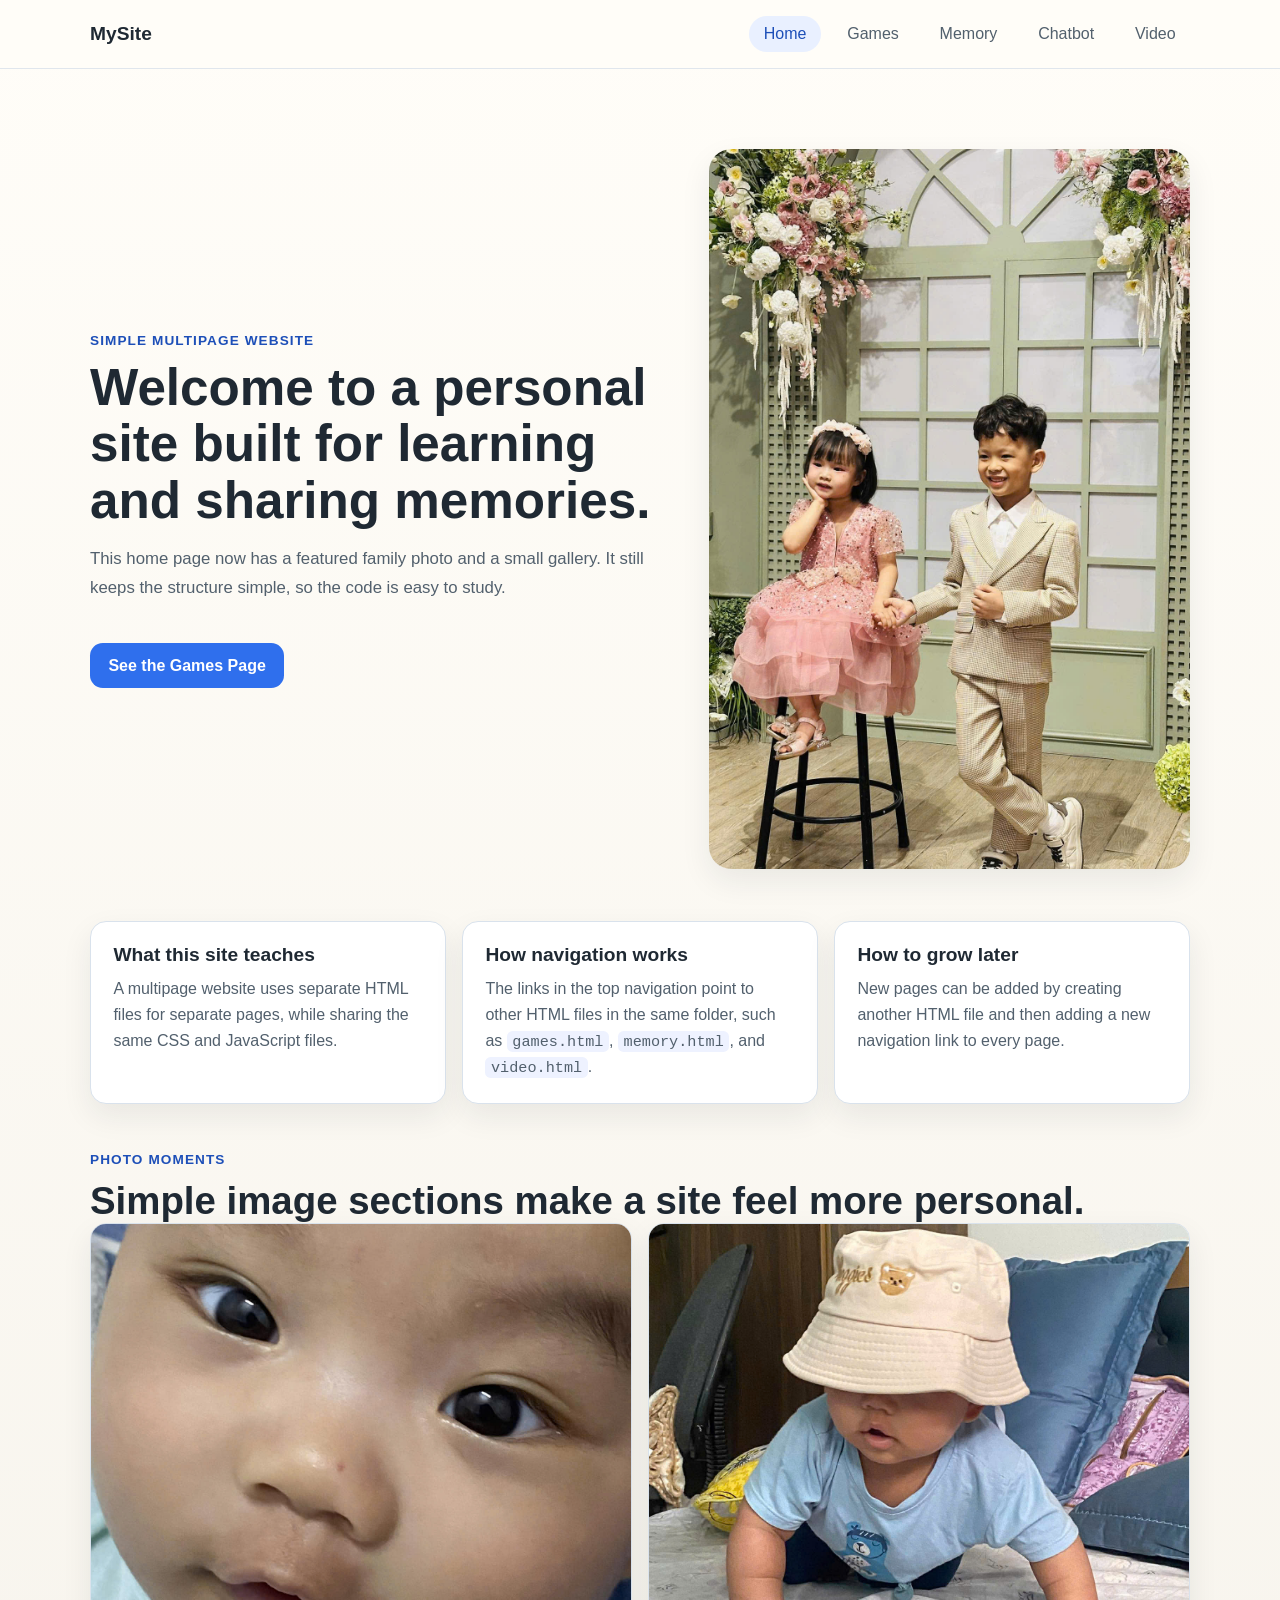
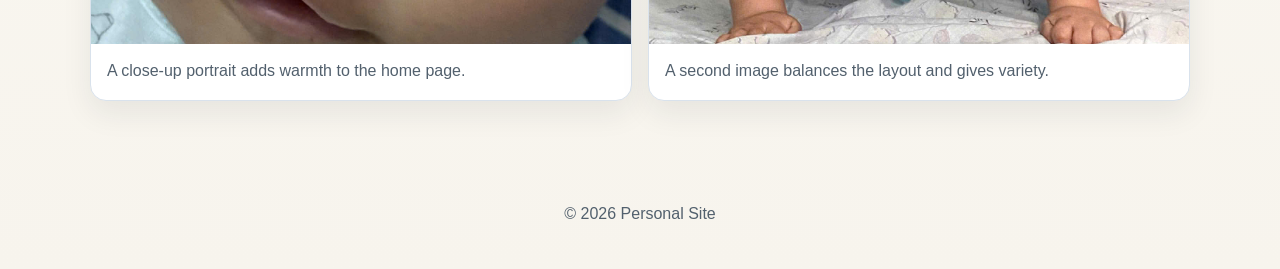
<file: index.html>
<!DOCTYPE html>
<html lang="en">
<head>
  <meta charset="UTF-8">
  <meta name="viewport" content="width=device-width, initial-scale=1.0">
  <title>Home | Personal Site</title>
  <link rel="stylesheet" href="css/style.css">
</head>
<body>
  <header class="site-header">
    <nav class="nav">
      <a class="logo" href="index.html">MySite</a>
      <div class="nav-links">
        <a href="index.html">Home</a>
        <a href="games.html">Games</a>
        <a href="memory.html">Memory</a>
        <a href="chatbot.html">Chatbot</a>
        <a href="video.html">Video</a>
      </div>
    </nav>
  </header>

  <main class="page">
    <section class="hero hero-layout">
      <div class="hero-copy">
        <p class="eyebrow">Simple Multipage Website</p>
        <h1>Welcome to a personal site built for learning and sharing memories.</h1>
        <p class="lead">
          This home page now has a featured family photo and a small gallery.
          It still keeps the structure simple, so the code is easy to study.
        </p>
        <a class="button" href="games.html">See the Games Page</a>
      </div>

      <div class="hero-media">
        <img src="images/home-family.jpg" alt="Two children dressed up and holding hands in front of flowers.">
      </div>
    </section>

    <section class="card-grid">
      <article class="card">
        <h2>What this site teaches</h2>
        <p>
          A multipage website uses separate HTML files for separate pages, while
          sharing the same CSS and JavaScript files.
        </p>
      </article>

      <article class="card">
        <h2>How navigation works</h2>
        <p>
          The links in the top navigation point to other HTML files in the same
          folder, such as <code>games.html</code>, <code>memory.html</code>, and
          <code>video.html</code>.
        </p>
      </article>

      <article class="card">
        <h2>How to grow later</h2>
        <p>
          New pages can be added by creating another HTML file and then adding a
          new navigation link to every page.
        </p>
      </article>
    </section>

    <section class="photo-section">
      <div class="section-heading">
        <p class="eyebrow">Photo Moments</p>
        <h2>Simple image sections make a site feel more personal.</h2>
      </div>

      <div class="photo-grid photo-grid-two">
        <figure class="photo-card photo-tall">
          <img src="images/baby-closeup.jpg" alt="Close-up photo of a baby looking at the camera.">
          <figcaption>A close-up portrait adds warmth to the home page.</figcaption>
        </figure>

        <figure class="photo-card photo-tall">
          <img src="images/baby-hat.jpg" alt="Baby wearing a light hat while crawling on a bed.">
          <figcaption>A second image balances the layout and gives variety.</figcaption>
        </figure>
      </div>
    </section>
  </main>

  <footer class="site-footer">
    <p>&copy; <span id="year"></span> Personal Site</p>
  </footer>

  <script src="js/script.js"></script>
</body>
</html>
</file>
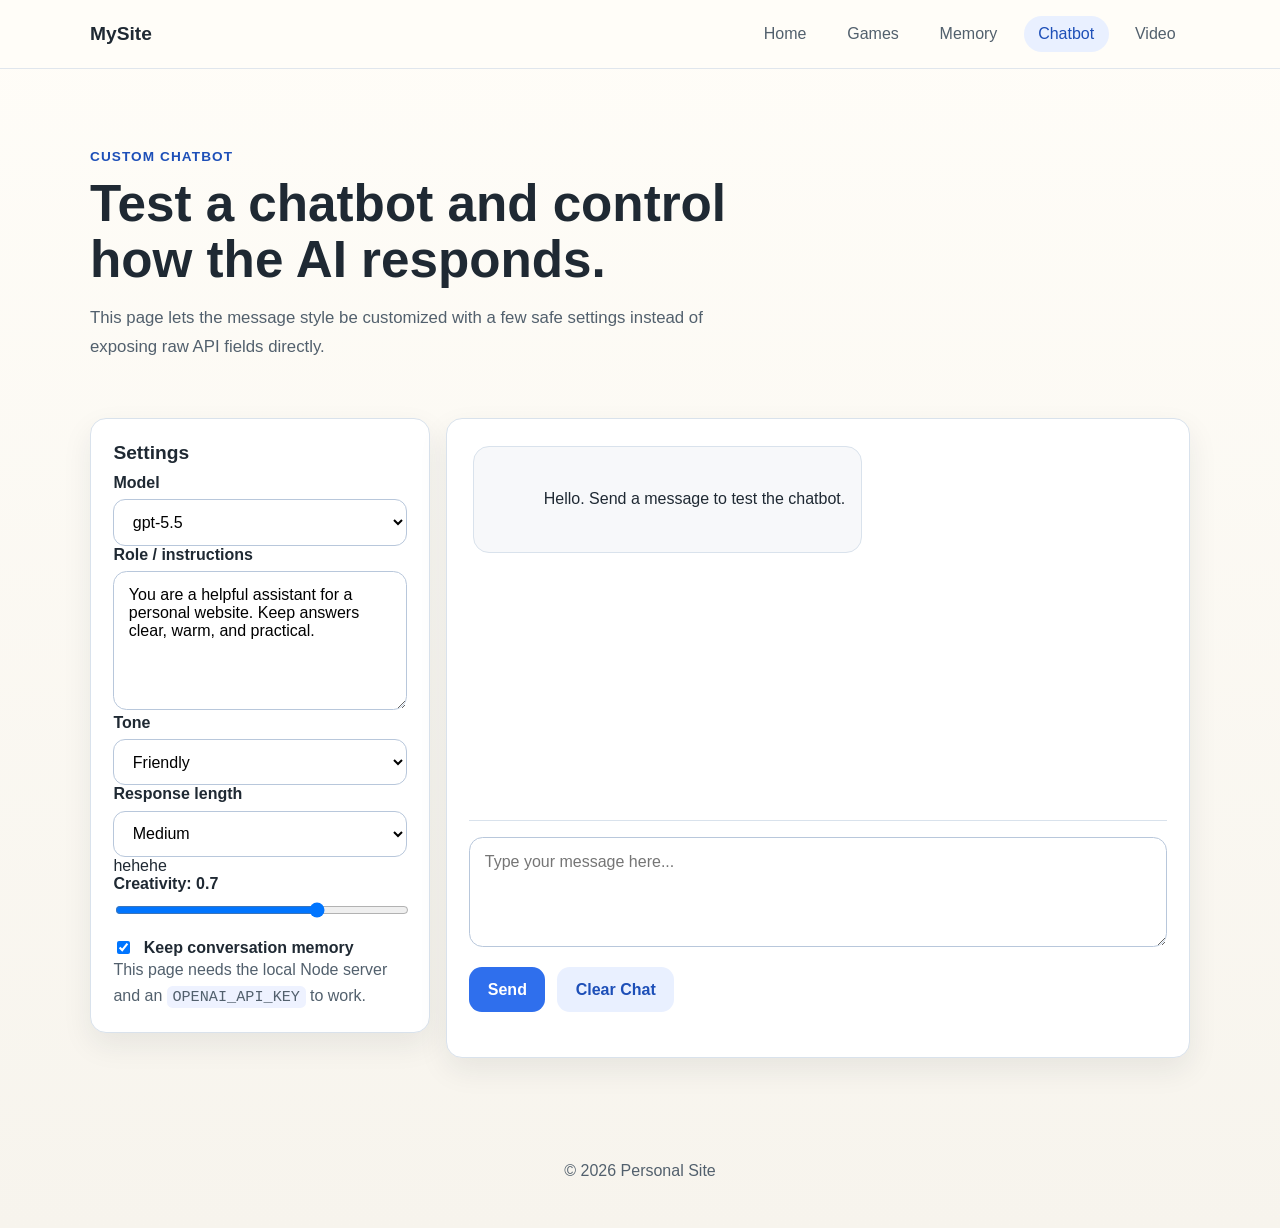
<file: chatbot.html>
<!DOCTYPE html>
<html lang="en">
<head>
  <meta charset="UTF-8">
  <meta name="viewport" content="width=device-width, initial-scale=1.0">
  <title>Chatbot | Personal Site</title>
  <link rel="stylesheet" href="css/style.css">
</head>
<body>
  <header class="site-header">
    <nav class="nav">
      <a class="logo" href="index.html">MySite</a>
      <div class="nav-links">
        <a href="index.html">Home</a>
        <a href="games.html">Games</a>
        <a href="memory.html">Memory</a>
        <a href="chatbot.html">Chatbot</a>
        <a href="video.html">Video</a>
      </div>
    </nav>
  </header>

  <main class="page">
    <section class="hero hero-small">
      <p class="eyebrow">Custom Chatbot</p>
      <h1>Test a chatbot and control how the AI responds.</h1>
      <p class="lead">
        This page lets the message style be customized with a few safe settings
        instead of exposing raw API fields directly.
      </p>
    </section>

    <section class="chatbot-layout">
      <aside class="chatbot-settings card">
        <h2>Settings</h2>

        <label class="field-label" for="chatbot-model">Model</label>
        <select id="chatbot-model" class="game-input">
          <option value="gpt-5.5">gpt-5.5</option>
          <option value="gpt-5.4-mini">gpt-5.4-mini</option>
        </select>

        <label class="field-label" for="chatbot-prompt">Role / instructions</label>
        <textarea id="chatbot-prompt" class="chatbot-textarea" rows="6">You are a helpful assistant for a personal website. Keep answers clear, warm, and practical.</textarea>

        <label class="field-label" for="chatbot-tone">Tone</label>
        <select id="chatbot-tone" class="game-input">
          <option value="friendly">Friendly</option>
          <option value="professional">Professional</option>
          <option value="teacher">Teacher</option>
          <option value="playful">Playful</option>
        </select>

        <label class="field-label" for="chatbot-length">Response length</label>
        <select id="chatbot-length" class="game-input">
          <option value="short">Short</option>
          <option value="medium" selected>Medium</option>
          <option value="long">Long</option>
        </select>
hehehe 
        <label class="field-label" for="chatbot-temperature">Creativity: <span id="chatbot-temperature-value">0.7</span></label>
        <input id="chatbot-temperature" type="range" min="0" max="1" step="0.1" value="0.7" class="chatbot-range">

        <label class="chatbot-check">
          <input id="chatbot-memory" type="checkbox" checked>
          <span>Keep conversation memory</span>
        </label>

        <p class="chatbot-note">
          This page needs the local Node server and an <code>OPENAI_API_KEY</code>
          to work.
        </p>
      </aside>

      <section class="chatbot-panel card">
        <div id="chatbot-messages" class="chatbot-messages">
          <article class="chatbot-bubble chatbot-bubble-bot">
            Hello. Send a message to test the chatbot.
          </article>
        </div>

        <div class="chatbot-compose">
          <textarea id="chatbot-input" class="chatbot-textarea chatbot-input" rows="3" placeholder="Type your message here..."></textarea>
          <div class="button-row">
            <button id="chatbot-send" class="button button-small" type="button">Send</button>
            <button id="chatbot-clear" class="button button-secondary button-small" type="button">Clear Chat</button>
          </div>
          <p id="chatbot-status" class="chatbot-status"></p>
        </div>
      </section>
    </section>
  </main>

  <footer class="site-footer">
    <p>&copy; <span id="year"></span> Personal Site</p>
  </footer>

  <script src="js/script.js"></script>
  <script src="js/chatbot.js"></script>
</body>
</html>
</file>
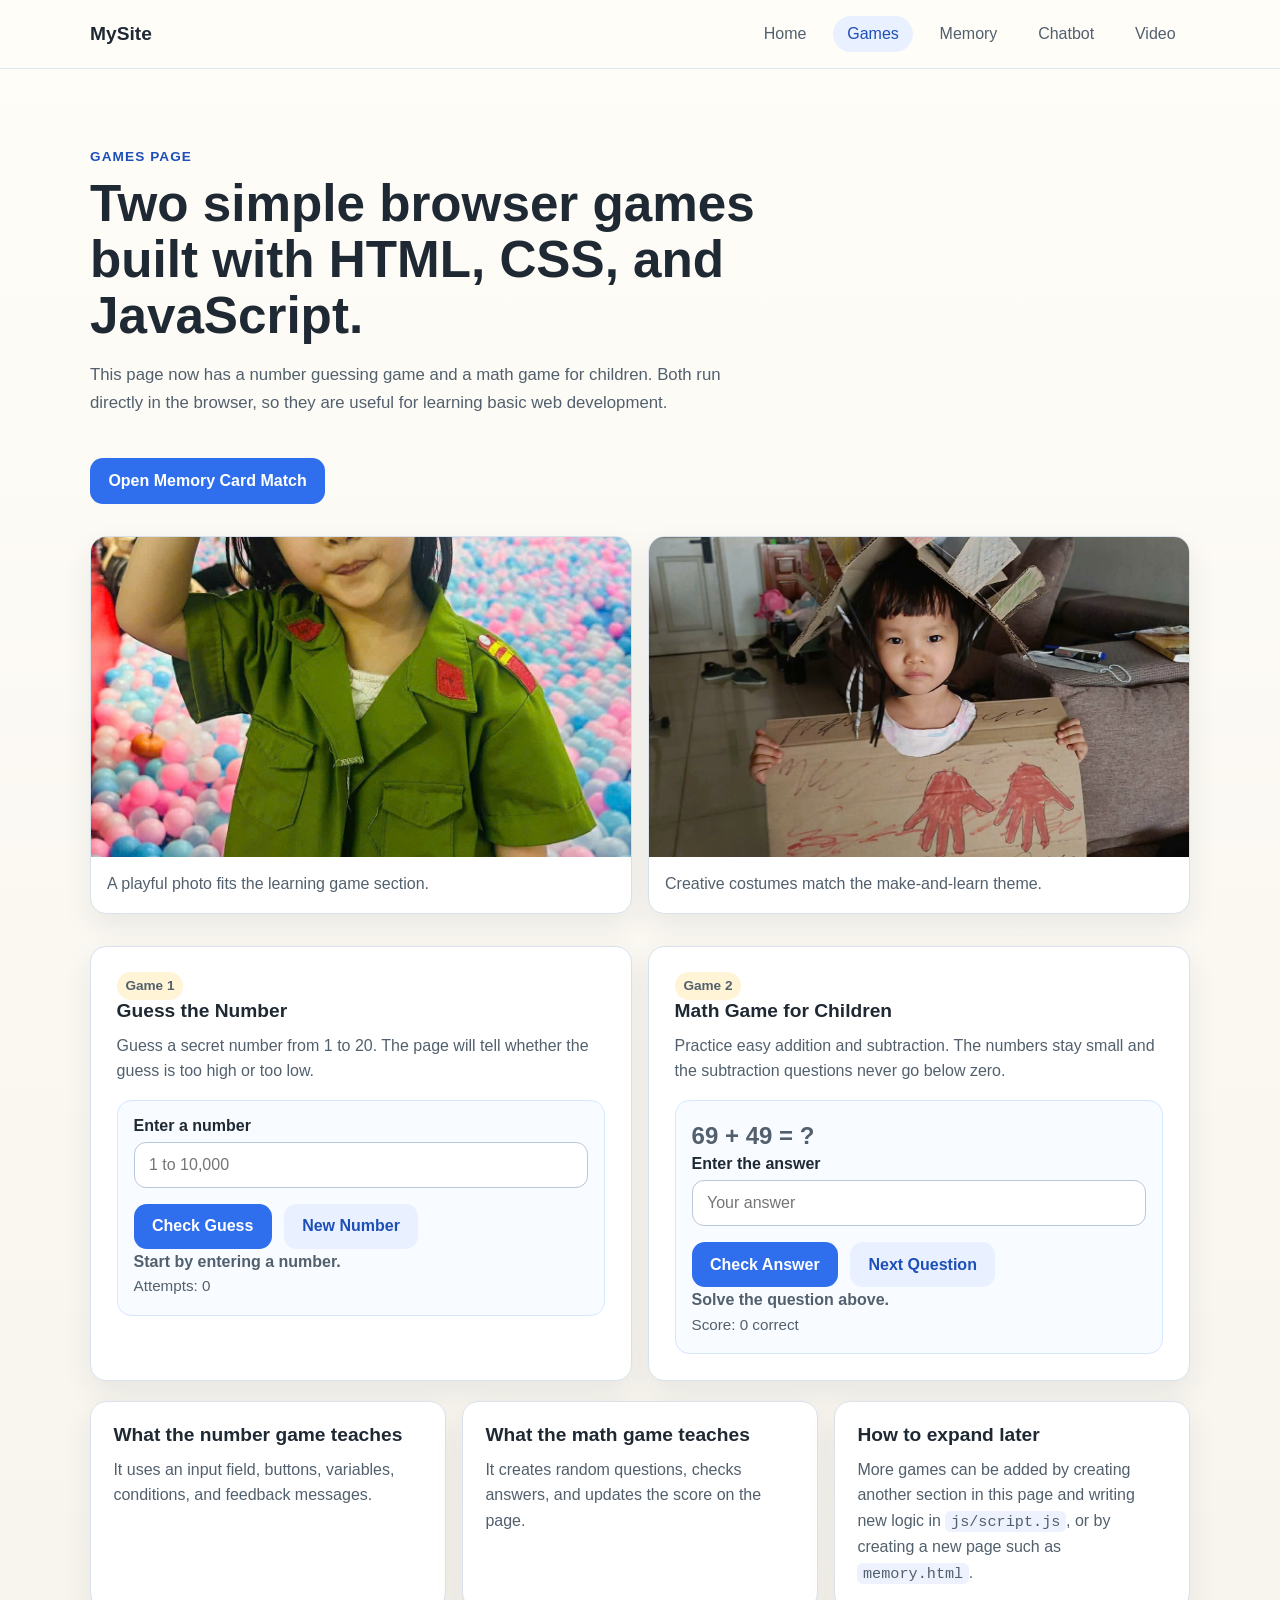
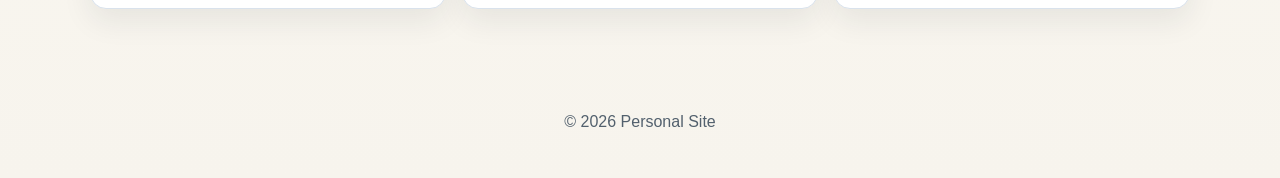
<file: games.html>
<!DOCTYPE html>
<html lang="en">
<head>
  <meta charset="UTF-8">
  <meta name="viewport" content="width=device-width, initial-scale=1.0">
  <title>Games | Personal Site</title>
  <link rel="stylesheet" href="css/style.css">
</head>
<body>
  <header class="site-header">
    <nav class="nav">
      <a class="logo" href="index.html">MySite</a>
      <div class="nav-links">
        <a href="index.html">Home</a>
        <a href="games.html">Games</a>
        <a href="memory.html">Memory</a>
        <a href="chatbot.html">Chatbot</a>
        <a href="video.html">Video</a>
      </div>
    </nav>
  </header>

  <main class="page">
    <section class="hero hero-small">
      <p class="eyebrow">Games Page</p>
      <h1>Two simple browser games built with HTML, CSS, and JavaScript.</h1>
      <p class="lead">
        This page now has a number guessing game and a math game for children.
        Both run directly in the browser, so they are useful for learning basic
        web development.
      </p>
      <a class="button" href="memory.html">Open Memory Card Match</a>
    </section>

    <section class="photo-section photo-section-tight">
      <div class="photo-grid photo-grid-two">
        <figure class="photo-card">
          <img src="images/games-salute.jpg" alt="Child smiling and saluting in a colorful play area.">
          <figcaption>A playful photo fits the learning game section.</figcaption>
        </figure>

        <figure class="photo-card">
          <img src="images/cardboard-costume.jpg" alt="Child wearing a handmade cardboard costume at home.">
          <figcaption>Creative costumes match the make-and-learn theme.</figcaption>
        </figure>
      </div>
    </section>

    <section class="game-grid">
      <article class="card game-card">
        <p class="game-tag">Game 1</p>
        <h2>Guess the Number</h2>
        <p class="game-copy">
          Guess a secret number from 1 to 20. The page will tell whether the
          guess is too high or too low.
        </p>

        <div class="game-box">
          <label class="field-label" for="guess-input">Enter a number</label>
          <input id="guess-input" class="game-input" type="number" min="1" max="10000" placeholder="1 to 10,000">
          <div class="button-row">
            <button id="guess-button" class="button button-small" type="button">Check Guess</button>
            <button id="guess-reset" class="button button-secondary button-small" type="button">New Number</button>
          </div>
          <p id="guess-message" class="game-message">Start by entering a number.</p>
          <p id="guess-attempts" class="game-meta">Attempts: 0</p>
        </div>
      </article>

      <article class="card game-card">
        <p class="game-tag">Game 2</p>
        <h2>Math Game for Children</h2>
        <p class="game-copy">
          Practice easy addition and subtraction. The numbers stay small and the
          subtraction questions never go below zero.
        </p>

        <div class="game-box">
          <p id="math-question" class="math-question">3 + 2 = ?</p>
          <label class="field-label" for="math-input">Enter the answer</label>
          <input id="math-input" class="game-input" type="number" min="0" placeholder="Your answer">
          <div class="button-row">
            <button id="math-button" class="button button-small" type="button">Check Answer</button>
            <button id="math-next" class="button button-secondary button-small" type="button">Next Question</button>
          </div>
          <p id="math-message" class="game-message">Solve the question above.</p>
          <p id="math-score" class="game-meta">Score: 0 correct</p>
        </div>
      </article>
    </section>

    <section class="card-grid learning-grid">
      <article class="card">
        <h2>What the number game teaches</h2>
        <p>
          It uses an input field, buttons, variables, conditions, and feedback
          messages.
        </p>
      </article>

      <article class="card">
        <h2>What the math game teaches</h2>
        <p>
          It creates random questions, checks answers, and updates the score on
          the page.
        </p>
      </article>

      <article class="card">
        <h2>How to expand later</h2>
        <p>
          More games can be added by creating another section in this page and
          writing new logic in <code>js/script.js</code>, or by creating a new
          page such as <code>memory.html</code>.
        </p>
      </article>
    </section>
  </main>

  <footer class="site-footer">
    <p>&copy; <span id="year"></span> Personal Site</p>
  </footer>

  <script src="js/script.js"></script>
</body>
</html>
</file>
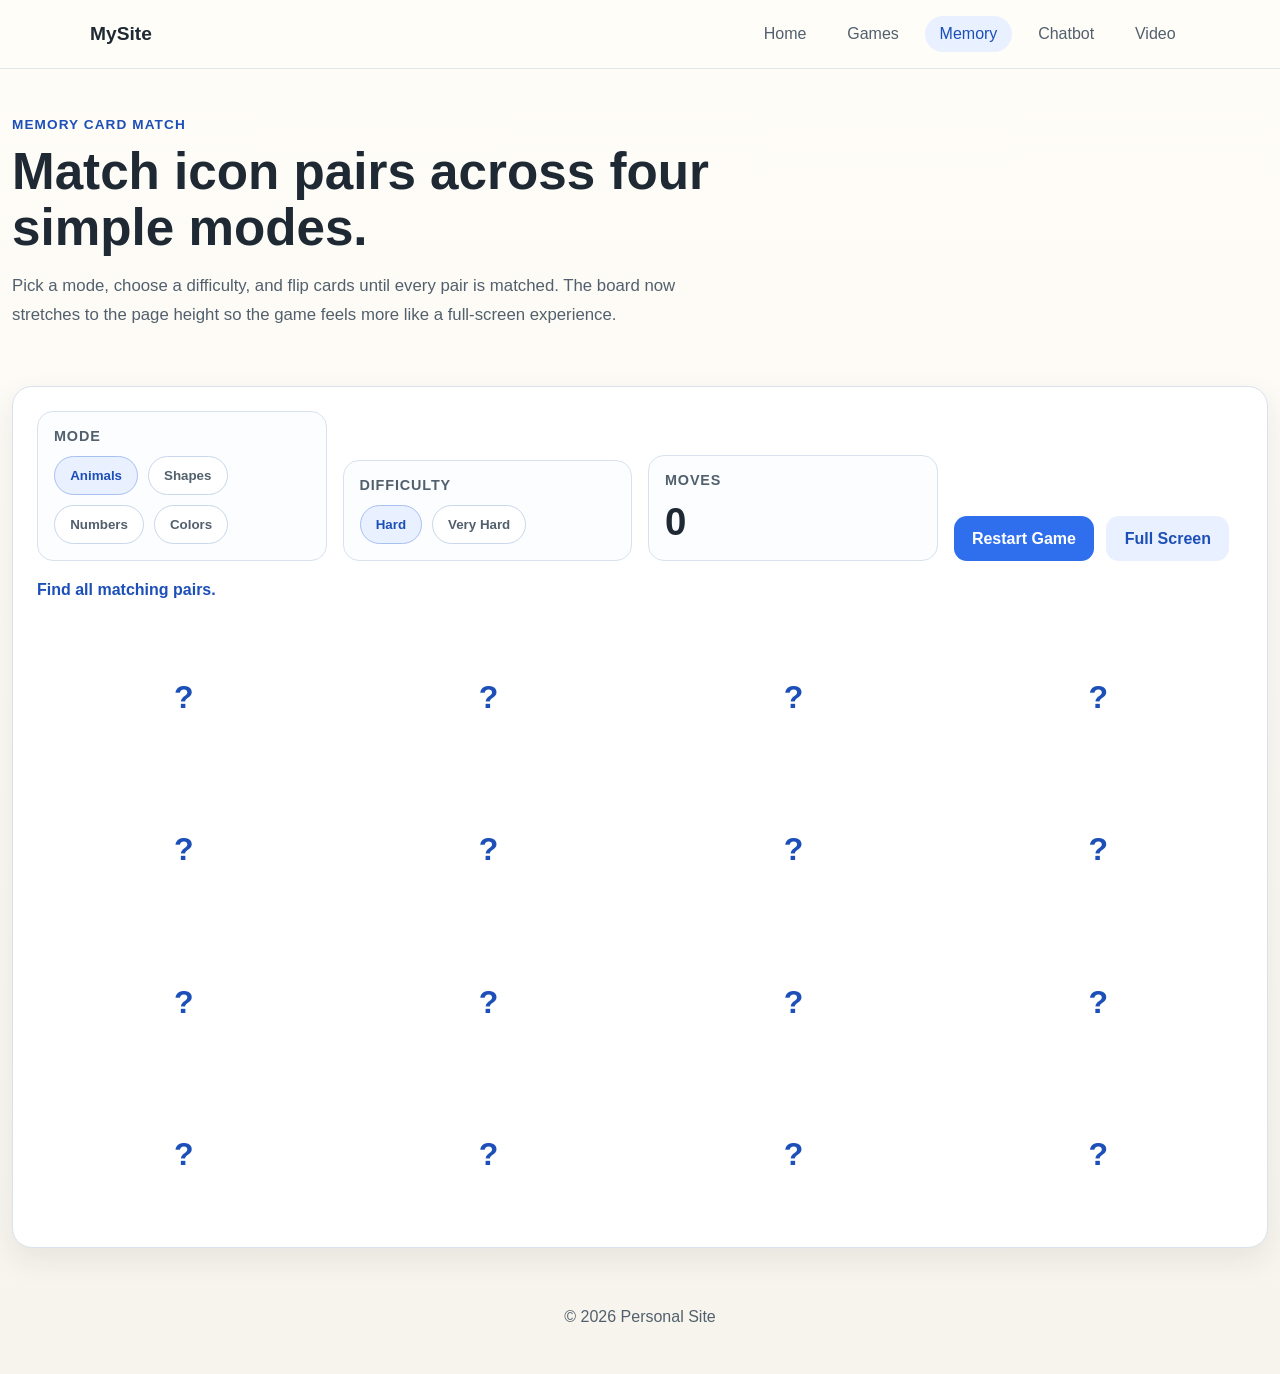
<file: memory.html>
<!DOCTYPE html>
<html lang="en">
<head>
  <meta charset="UTF-8">
  <meta name="viewport" content="width=device-width, initial-scale=1.0">
  <title>Memory Card Match | Personal Site</title>
  <link rel="stylesheet" href="css/style.css">
</head>
<body class="memory-screen">
  <header class="site-header">
    <nav class="nav">
      <a class="logo" href="index.html">MySite</a>
      <div class="nav-links">
        <a href="index.html">Home</a>
        <a href="games.html">Games</a>
        <a href="memory.html">Memory</a>
        <a href="chatbot.html">Chatbot</a>
        <a href="video.html">Video</a>
      </div>
    </nav>
  </header>

  <main class="page memory-page">
    <section class="hero hero-small">
      <p class="eyebrow">Memory Card Match</p>
      <h1>Match icon pairs across four simple modes.</h1>
      <p class="lead">
        Pick a mode, choose a difficulty, and flip cards until every pair is
        matched. The board now stretches to the page height so the game feels
        more like a full-screen experience.
      </p>
    </section>

    <section class="memory-shell">
      <div class="memory-toolbar">
        <div class="memory-control-group">
          <p class="memory-label">Mode</p>
          <div class="memory-chip-row" id="memory-theme-controls">
            <button class="memory-chip is-active" type="button" data-theme="animals">Animals</button>
            <button class="memory-chip" type="button" data-theme="shapes">Shapes</button>
            <button class="memory-chip" type="button" data-theme="numbers">Numbers</button>
            <button class="memory-chip" type="button" data-theme="colors">Colors</button>
          </div>
        </div>

        <div class="memory-control-group">
          <p class="memory-label">Difficulty</p>
          <div class="memory-chip-row" id="memory-difficulty-controls">
            <button class="memory-chip is-active" type="button" data-difficulty="hard">Hard</button>
            <button class="memory-chip" type="button" data-difficulty="very-hard">Very Hard</button>
          </div>
        </div>

        <div class="memory-status-card">
          <p class="memory-label">Moves</p>
          <p id="memory-moves" class="memory-value">0</p>
        </div>

        <div class="memory-actions">
          <button id="memory-restart" class="button button-small" type="button">Restart Game</button>
          <button id="memory-fullscreen" class="button button-secondary button-small" type="button">Full Screen</button>
        </div>
      </div>

      <p id="memory-message" class="memory-message">Find all matching pairs.</p>
      <div id="memory-board" class="memory-board" aria-live="polite"></div>
    </section>
  </main>

  <footer class="site-footer">
    <p>&copy; <span id="year"></span> Personal Site</p>
  </footer>

  <script src="js/script.js"></script>
  <script src="js/memory.js"></script>
</body>
</html>
</file>
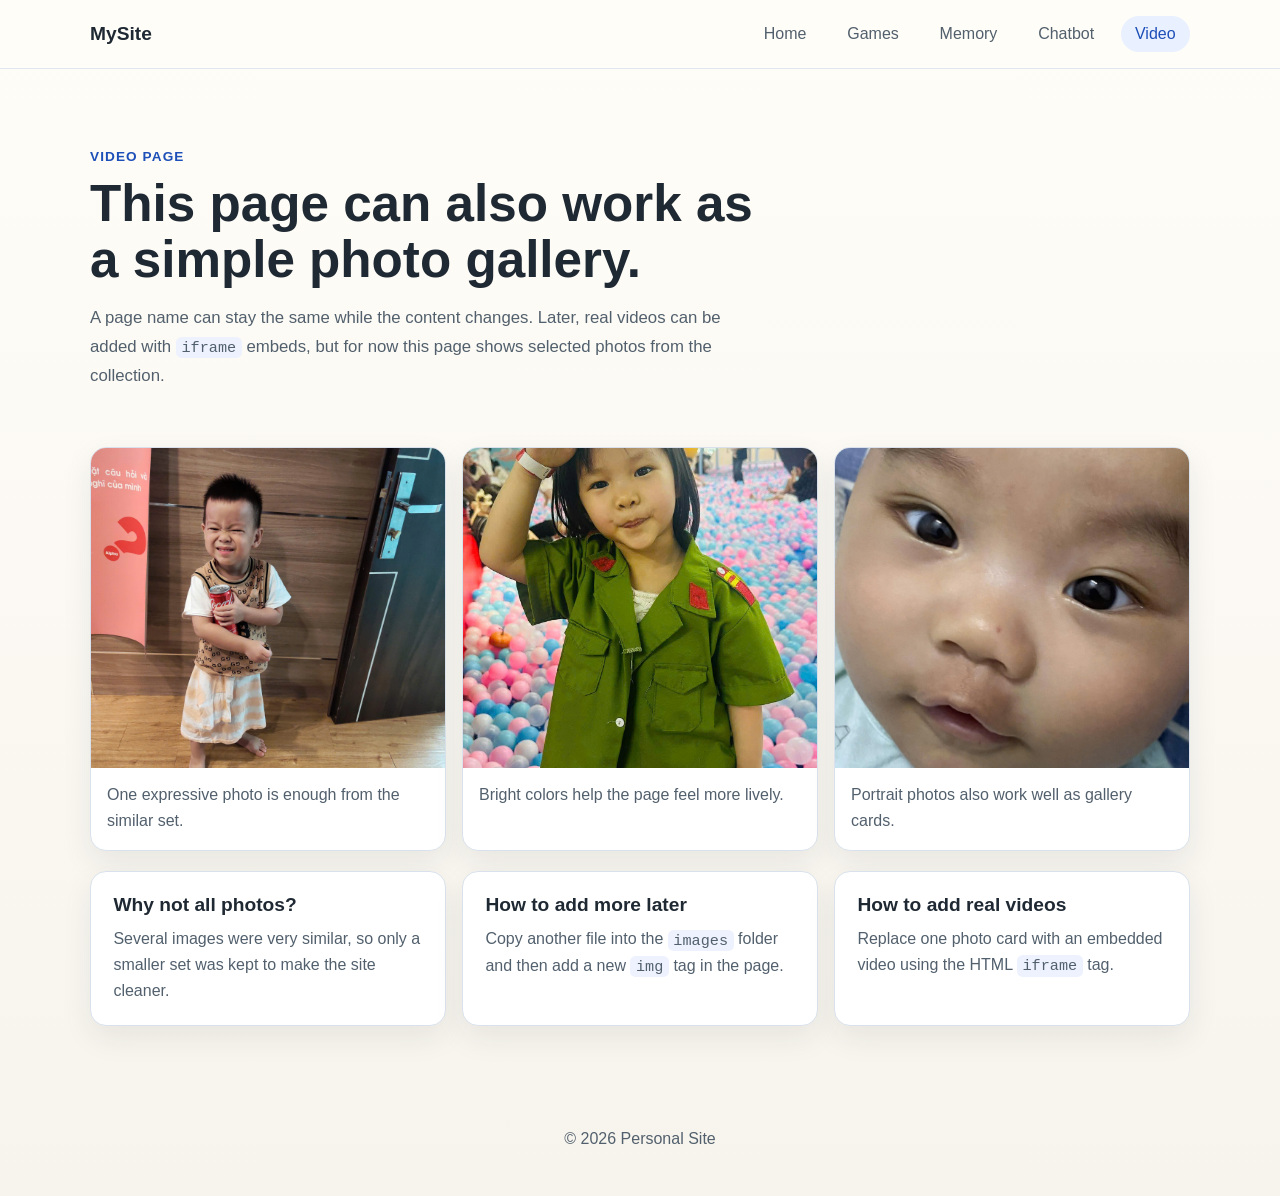
<file: video.html>
<!DOCTYPE html>
<html lang="en">
<head>
  <meta charset="UTF-8">
  <meta name="viewport" content="width=device-width, initial-scale=1.0">
  <title>Video | Personal Site</title>
  <link rel="stylesheet" href="css/style.css">
</head>
<body>
  <header class="site-header">
    <nav class="nav">
      <a class="logo" href="index.html">MySite</a>
      <div class="nav-links">
        <a href="index.html">Home</a>
        <a href="games.html">Games</a>
        <a href="memory.html">Memory</a>
        <a href="chatbot.html">Chatbot</a>
        <a href="video.html">Video</a>
      </div>
    </nav>
  </header>

  <main class="page">
    <section class="hero hero-small">
      <p class="eyebrow">Video Page</p>
      <h1>This page can also work as a simple photo gallery.</h1>
      <p class="lead">
        A page name can stay the same while the content changes. Later, real
        videos can be added with <code>iframe</code> embeds, but for now this
        page shows selected photos from the collection.
      </p>
    </section>

    <section class="photo-grid photo-grid-three">
      <figure class="photo-card">
        <img src="images/funny-face.jpg" alt="Young child making a funny face while holding a can.">
        <figcaption>One expressive photo is enough from the similar set.</figcaption>
      </figure>

      <figure class="photo-card">
        <img src="images/games-salute.jpg" alt="Child standing in a ball pit and saluting.">
        <figcaption>Bright colors help the page feel more lively.</figcaption>
      </figure>

      <figure class="photo-card">
        <img src="images/baby-closeup.jpg" alt="Close-up portrait of a baby with wide eyes.">
        <figcaption>Portrait photos also work well as gallery cards.</figcaption>
      </figure>
    </section>

    <section class="card-grid learning-grid">
      <article class="card">
        <h2>Why not all photos?</h2>
        <p>
          Several images were very similar, so only a smaller set was kept to
          make the site cleaner.
        </p>
      </article>

      <article class="card">
        <h2>How to add more later</h2>
        <p>
          Copy another file into the <code>images</code> folder and then add a
          new <code>img</code> tag in the page.
        </p>
      </article>

      <article class="card">
        <h2>How to add real videos</h2>
        <p>
          Replace one photo card with an embedded video using the HTML
          <code>iframe</code> tag.
        </p>
      </article>
    </section>
  </main>

  <footer class="site-footer">
    <p>&copy; <span id="year"></span> Personal Site</p>
  </footer>

  <script src="js/script.js"></script>
</body>
</html>
</file>
<file: css/style.css>
:root {
  --bg: #f7f4ed;
  --surface: #ffffff;
  --text: #1f2933;
  --muted: #52606d;
  --line: #d9e2ec;
  --accent: #2f6fed;
  --accent-dark: #1d4fb8;
  --shadow: 0 12px 30px rgba(31, 41, 51, 0.08);
}

* {
  box-sizing: border-box;
}

body {
  margin: 0;
  font-family: "Segoe UI", Tahoma, Geneva, Verdana, sans-serif;
  color: var(--text);
  background: linear-gradient(180deg, #fffdf8 0%, var(--bg) 100%);
}

a {
  color: inherit;
  text-decoration: none;
}

code {
  padding: 0.1rem 0.35rem;
  border-radius: 0.35rem;
  background: #eef2ff;
  font-size: 0.95rem;
}

.site-header {
  position: sticky;
  top: 0;
  z-index: 10;
  border-bottom: 1px solid rgba(217, 226, 236, 0.8);
  background: rgba(255, 253, 248, 0.92);
  backdrop-filter: blur(10px);
}

.nav {
  width: min(1100px, calc(100% - 2rem));
  margin: 0 auto;
  padding: 1rem 0;
  display: flex;
  align-items: center;
  justify-content: space-between;
  gap: 1rem;
}

.logo {
  font-size: 1.2rem;
  font-weight: 700;
}

.nav-links {
  display: flex;
  gap: 0.75rem;
  flex-wrap: wrap;
}

.nav-links a {
  padding: 0.55rem 0.9rem;
  border-radius: 999px;
  color: var(--muted);
  transition: background-color 0.2s ease, color 0.2s ease;
}

.nav-links a:hover,
.nav-links a.active {
  background: #e9f0ff;
  color: var(--accent-dark);
}

.page {
  width: min(1100px, calc(100% - 2rem));
  margin: 0 auto;
  padding: 3rem 0 4rem;
}

.memory-screen {
  min-height: 100vh;
  display: flex;
  flex-direction: column;
}

.memory-page {
  width: min(1400px, calc(100% - 1.5rem));
  flex: 1;
  display: flex;
  flex-direction: column;
  padding: 1rem 0 1.25rem;
}

.hero {
  padding: 2rem 0 1rem;
}

.hero-layout {
  display: grid;
  grid-template-columns: 1.1fr 0.9fr;
  gap: 2rem;
  align-items: center;
}

.hero-small {
  padding-bottom: 0.5rem;
}

.hero-copy {
  min-width: 0;
}

.hero-media img {
  width: 100%;
  height: 100%;
  max-height: 720px;
  object-fit: cover;
  border-radius: 1.4rem;
  box-shadow: var(--shadow);
}

.eyebrow {
  margin: 0 0 0.75rem;
  color: var(--accent-dark);
  font-weight: 700;
  text-transform: uppercase;
  letter-spacing: 0.08em;
  font-size: 0.85rem;
}

.hero h1 {
  margin: 0;
  max-width: 700px;
  font-size: clamp(2rem, 4vw, 3.5rem);
  line-height: 1.1;
}

.lead {
  max-width: 680px;
  margin-top: 1rem;
  font-size: 1.05rem;
  line-height: 1.7;
  color: var(--muted);
}

.button {
  display: inline-block;
  margin-top: 1.5rem;
  padding: 0.85rem 1.15rem;
  border: 0;
  border-radius: 0.8rem;
  background: var(--accent);
  color: #fff;
  font-weight: 600;
  font-size: 1rem;
  cursor: pointer;
  transition: background-color 0.2s ease, transform 0.2s ease;
}

.button:hover {
  background: var(--accent-dark);
  transform: translateY(-1px);
}

.button-small {
  margin-top: 0;
}

.button-secondary {
  background: #e9f0ff;
  color: var(--accent-dark);
}

.button-secondary:hover {
  background: #d9e6ff;
}

.card-grid {
  display: grid;
  grid-template-columns: repeat(auto-fit, minmax(220px, 1fr));
  gap: 1rem;
  margin-top: 2rem;
}

.section-heading h2 {
  margin: 0;
  font-size: clamp(1.6rem, 3vw, 2.4rem);
}

.photo-section {
  margin-top: 3rem;
}

.photo-section-tight {
  margin-top: 1.5rem;
}

.photo-grid {
  display: grid;
  gap: 1rem;
}

.photo-grid-two {
  grid-template-columns: repeat(auto-fit, minmax(260px, 1fr));
}

.photo-grid-three {
  grid-template-columns: repeat(auto-fit, minmax(240px, 1fr));
  margin-top: 2rem;
}

.photo-card {
  margin: 0;
  overflow: hidden;
  border: 1px solid var(--line);
  border-radius: 1rem;
  background: var(--surface);
  box-shadow: var(--shadow);
}

.photo-card img {
  display: block;
  width: 100%;
  height: 320px;
  object-fit: cover;
}

.photo-tall img {
  height: 420px;
}

.photo-card figcaption {
  padding: 0.9rem 1rem 1rem;
  color: var(--muted);
  line-height: 1.6;
}

.game-grid {
  display: grid;
  grid-template-columns: repeat(auto-fit, minmax(300px, 1fr));
  gap: 1rem;
  margin-top: 2rem;
}

.card {
  padding: 1.4rem;
  border: 1px solid var(--line);
  border-radius: 1rem;
  background: var(--surface);
  box-shadow: var(--shadow);
}

.card h2 {
  margin-top: 0;
  margin-bottom: 0.65rem;
  font-size: 1.2rem;
}

.card p {
  margin: 0;
  color: var(--muted);
  line-height: 1.6;
}

.game-card {
  padding: 1.6rem;
}

.game-tag {
  display: inline-block;
  margin-bottom: 0.5rem;
  padding: 0.2rem 0.55rem;
  border-radius: 999px;
  background: #fff4d6;
  color: #8a5a00;
  font-size: 0.85rem;
  font-weight: 700;
}

.game-copy {
  margin-bottom: 1rem;
}

.game-box {
  margin-top: 1rem;
  padding: 1rem;
  border-radius: 0.9rem;
  background: #f8fbff;
  border: 1px solid #d7e6ff;
}

.field-label {
  display: block;
  margin-bottom: 0.45rem;
  font-weight: 600;
  color: var(--text);
}

.game-input {
  width: 100%;
  padding: 0.8rem 0.9rem;
  border: 1px solid #b8c7db;
  border-radius: 0.75rem;
  font-size: 1rem;
  background: #fff;
}

.game-input:focus {
  outline: 2px solid #bcd2ff;
  border-color: var(--accent);
}

.button-row {
  display: flex;
  gap: 0.75rem;
  flex-wrap: wrap;
  margin-top: 1rem;
}

.game-message {
  min-height: 1.6rem;
  margin-top: 1rem;
  font-weight: 600;
  color: var(--accent-dark);
}

.game-meta {
  margin-top: 0.4rem;
  font-size: 0.95rem;
}

.math-question {
  margin: 0 0 0.9rem;
  font-size: 1.5rem;
  font-weight: 700;
  color: var(--text);
}

.memory-shell {
  margin-top: 2rem;
  padding: 1.5rem;
  border: 1px solid var(--line);
  border-radius: 1.25rem;
  background: var(--surface);
  box-shadow: var(--shadow);
  flex: 1;
  display: flex;
  flex-direction: column;
  min-height: 0;
}

.memory-toolbar {
  display: grid;
  grid-template-columns: repeat(auto-fit, minmax(180px, 1fr));
  gap: 1rem;
  align-items: end;
}

.memory-control-group,
.memory-status-card {
  padding: 1rem;
  border: 1px solid var(--line);
  border-radius: 1rem;
  background: #fbfdff;
}

.memory-label {
  margin: 0 0 0.75rem;
  color: var(--muted);
  font-size: 0.9rem;
  font-weight: 700;
  text-transform: uppercase;
  letter-spacing: 0.06em;
}

.memory-chip-row {
  display: flex;
  gap: 0.6rem;
  flex-wrap: wrap;
}

.memory-chip {
  padding: 0.7rem 0.95rem;
  border: 1px solid #c9d7eb;
  border-radius: 999px;
  background: #fff;
  color: var(--muted);
  font-weight: 600;
  cursor: pointer;
  transition: background-color 0.2s ease, color 0.2s ease, border-color 0.2s ease;
}

.memory-chip:hover,
.memory-chip.is-active {
  border-color: #a9c0f3;
  background: #e9f0ff;
  color: var(--accent-dark);
}

.memory-actions {
  display: flex;
  gap: 0.75rem;
  flex-wrap: wrap;
  align-items: center;
}

.memory-value {
  margin: 0;
  font-size: clamp(1.8rem, 4vw, 2.4rem);
  font-weight: 700;
}

.memory-message {
  margin: 1.25rem 0 0;
  min-height: 1.6rem;
  color: var(--accent-dark);
  font-weight: 600;
}

.memory-board {
  display: grid;
  grid-template-columns: repeat(var(--memory-columns, 4), minmax(0, 1fr));
  grid-template-rows: repeat(var(--memory-rows, 4), minmax(0, 1fr));
  gap: 0.85rem;
  margin-top: 1.25rem;
  height: clamp(420px, calc(100vh - 19rem), 900px);
  min-height: 320px;
}

.memory-board.is-large {
  height: clamp(460px, calc(100vh - 17rem), 920px);
}

.memory-card {
  appearance: none;
  padding: 0;
  border: 0;
  background: transparent;
  cursor: pointer;
  perspective: 900px;
  min-width: 0;
  min-height: 0;
}

.memory-card-inner {
  position: relative;
  width: 100%;
  height: 100%;
  transform-style: preserve-3d;
  transition: transform 0.35s ease;
}

.memory-card.is-flipped .memory-card-inner,
.memory-card.is-matched .memory-card-inner {
  transform: rotateY(180deg);
}

.memory-face {
  position: absolute;
  inset: 0;
  display: flex;
  align-items: center;
  justify-content: center;
  border: 1px solid var(--line);
  border-radius: 1rem;
  backface-visibility: hidden;
  box-shadow: var(--shadow);
}

.memory-face-front {
  background: linear-gradient(180deg, #f4f8ff 0%, #dce8ff 100%);
  color: var(--accent-dark);
  font-size: clamp(1.4rem, 4vw, 2rem);
  font-weight: 700;
}

.memory-face-back {
  background: #fff;
  transform: rotateY(180deg);
  font-size: clamp(2rem, 5vw, 3rem);
}

.memory-card.is-matched {
  cursor: default;
}

.memory-card.is-matched .memory-face-back {
  background: #ecfdf3;
}

.chatbot-layout {
  display: grid;
  grid-template-columns: minmax(280px, 340px) minmax(0, 1fr);
  gap: 1rem;
  margin-top: 2rem;
  align-items: start;
}

.chatbot-settings,
.chatbot-panel {
  padding: 1.4rem;
}

.chatbot-settings h2,
.chatbot-panel h2 {
  margin-top: 0;
}

.chatbot-textarea {
  width: 100%;
  padding: 0.9rem;
  border: 1px solid #b8c7db;
  border-radius: 0.85rem;
  font: inherit;
  resize: vertical;
  background: #fff;
}

.chatbot-textarea:focus,
.chatbot-range:focus,
.chatbot-check input:focus {
  outline: 2px solid #bcd2ff;
}

.chatbot-range {
  width: 100%;
}

.chatbot-check {
  display: flex;
  gap: 0.65rem;
  align-items: center;
  margin-top: 1rem;
  color: var(--text);
  font-weight: 600;
}

.chatbot-note {
  margin-top: 1rem;
}

.chatbot-panel {
  display: flex;
  flex-direction: column;
  min-height: 640px;
}

.chatbot-messages {
  display: flex;
  flex-direction: column;
  gap: 0.85rem;
  flex: 1;
  overflow: auto;
  padding: 0.25rem;
}

.chatbot-bubble {
  max-width: min(680px, 100%);
  padding: 0.9rem 1rem;
  border-radius: 1rem;
  line-height: 1.6;
  white-space: pre-wrap;
}

.chatbot-bubble-user {
  align-self: flex-end;
  background: #e9f0ff;
  color: var(--text);
}

.chatbot-bubble-bot {
  align-self: flex-start;
  background: #f7f8fa;
  border: 1px solid var(--line);
}

.chatbot-compose {
  margin-top: 1rem;
  padding-top: 1rem;
  border-top: 1px solid var(--line);
}

.chatbot-input {
  min-height: 110px;
}

.chatbot-status {
  min-height: 1.4rem;
  margin-top: 0.85rem;
  color: var(--accent-dark);
  font-weight: 600;
}

.learning-grid {
  margin-top: 1.25rem;
}

.site-footer {
  padding: 1.5rem 1rem 2rem;
  text-align: center;
  color: var(--muted);
}

@media (max-width: 640px) {
  .nav {
    flex-direction: column;
    align-items: flex-start;
  }

  .hero-layout {
    grid-template-columns: 1fr;
  }

  .page {
    padding-top: 2rem;
  }

  .photo-card img,
  .photo-tall img {
    height: 280px;
  }

  .memory-shell {
    padding: 1rem;
  }

  .memory-board,
  .memory-board.is-large {
    gap: 0.6rem;
    height: clamp(420px, calc(100vh - 16rem), 760px);
  }

  .memory-face-front {
    font-size: 1.2rem;
  }

  .memory-face-back {
    font-size: 1.7rem;
  }

  .chatbot-layout {
    grid-template-columns: 1fr;
  }

  .chatbot-panel {
    min-height: 540px;
  }
}
</file>
